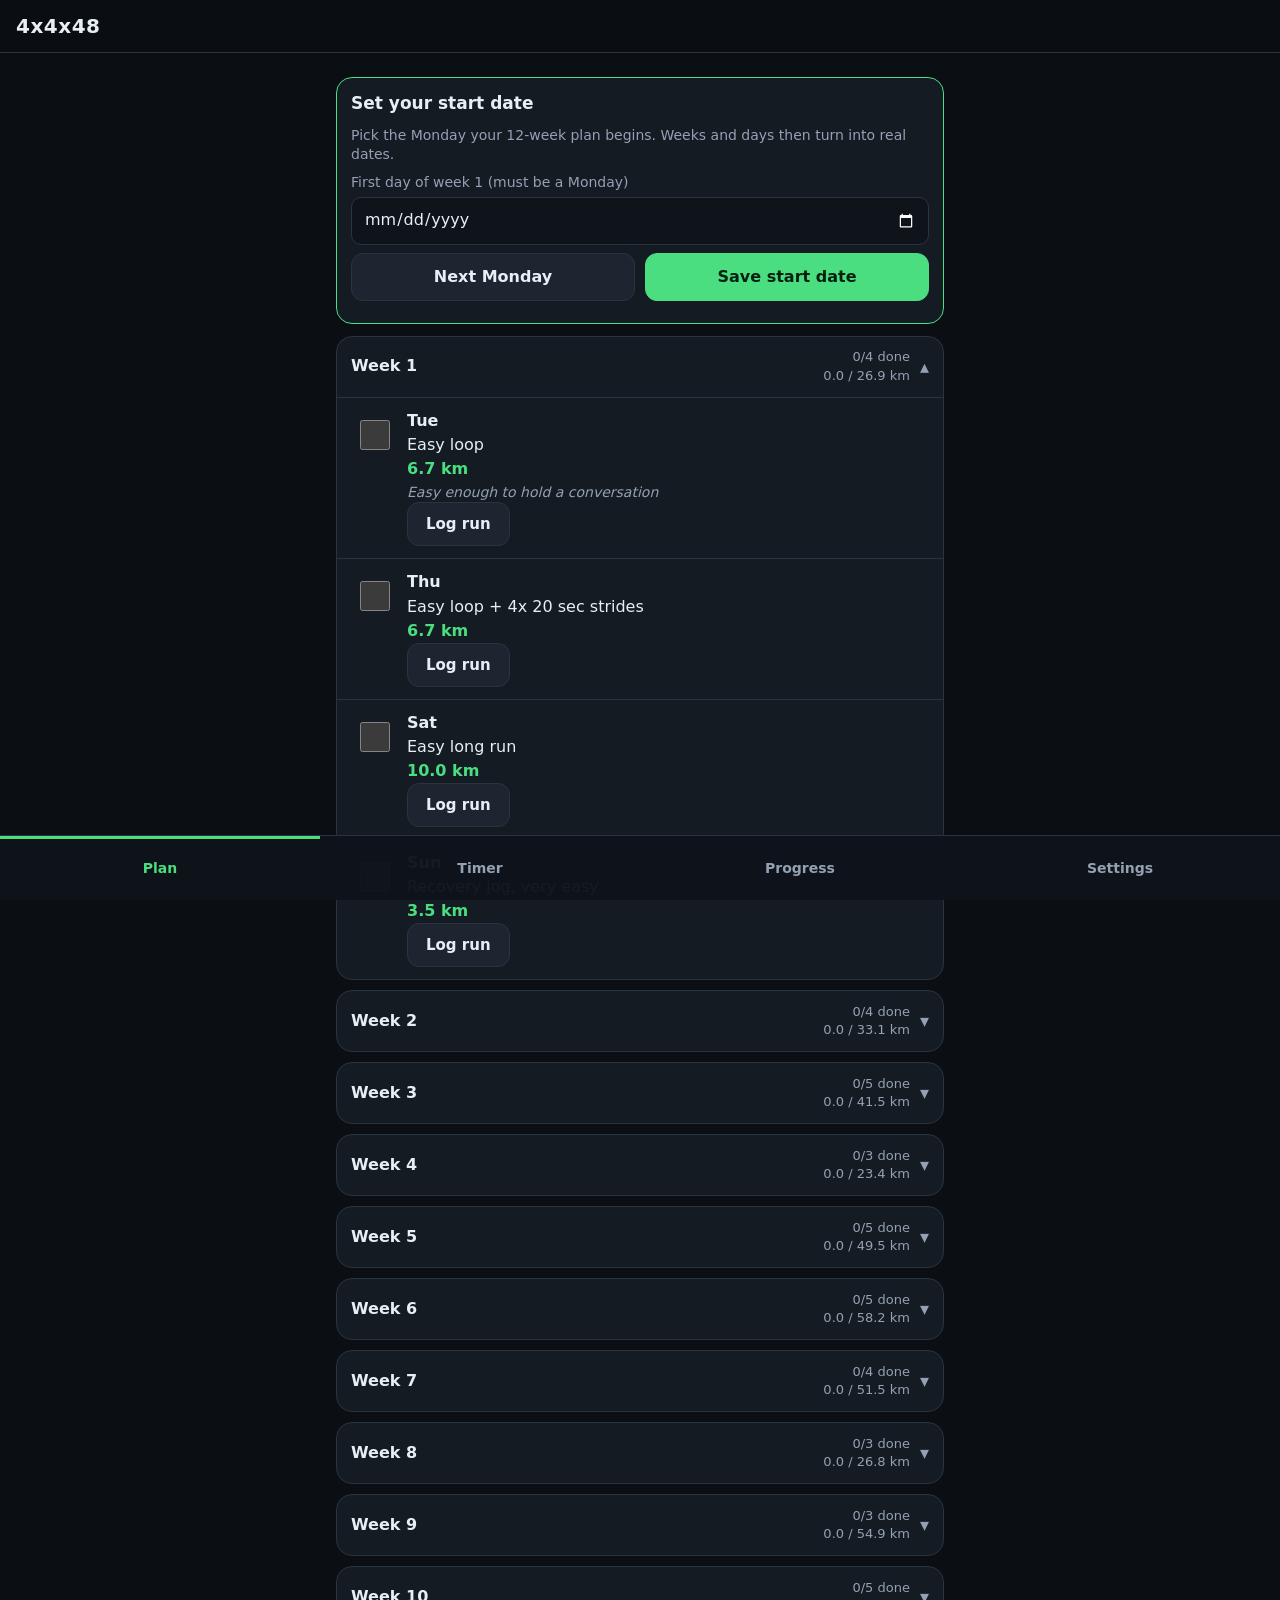
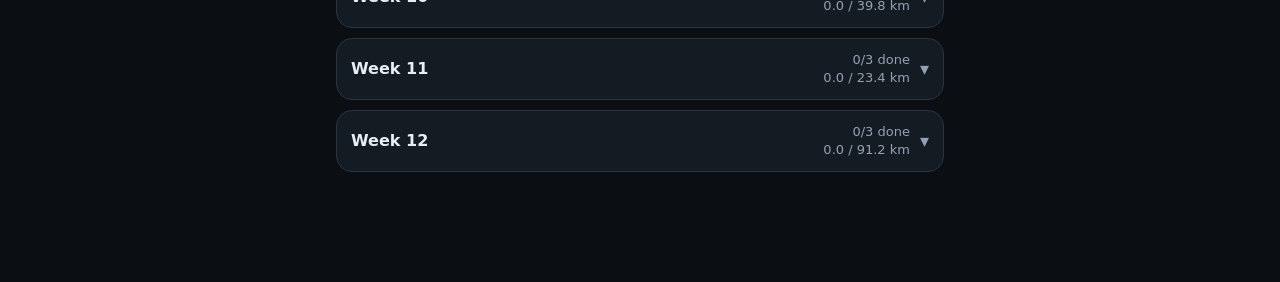
<file: 4x4x48/index.html>
<!doctype html>
<html lang="en">
<head>
<meta charset="utf-8">
<meta http-equiv="Content-Security-Policy" content="default-src 'none'; script-src 'self'; style-src 'self'; img-src 'self'; manifest-src 'self'; connect-src 'self'; base-uri 'none'; form-action 'none'">
<meta name="viewport" content="width=device-width, initial-scale=1, viewport-fit=cover">
<meta name="theme-color" content="#0b0f14">
<meta name="color-scheme" content="dark">
<meta name="referrer" content="no-referrer">
<meta name="apple-mobile-web-app-capable" content="yes">
<meta name="mobile-web-app-capable" content="yes">
<meta name="apple-mobile-web-app-status-bar-style" content="black-translucent">
<meta name="apple-mobile-web-app-title" content="4x4x48">
<title>4x4x48 Training</title>
<link rel="manifest" href="manifest.json">
<link rel="apple-touch-icon" href="icon-192.png">
<link rel="icon" type="image/png" href="icon-192.png">
<link rel="stylesheet" href="style.css">
<script src="app.js" defer></script>
</head>
<body>
<header class="top">
  <h1>4x4x48</h1>
  <div id="weekChip" class="chip"></div>
</header>
<div id="banner" class="banner" role="status" aria-live="polite" hidden></div>

<main>
  <!-- PLAN -->
  <section id="view-plan" class="view" aria-label="Schedule">
    <div id="today"></div>
    <div id="weeks"></div>
  </section>

  <!-- TIMER -->
  <section id="view-timer" class="view" aria-label="Loop timer" hidden>
    <div class="card">
      <div class="seg" role="radiogroup" aria-label="Timer mode">
        <button type="button" role="radio" data-mode="hourly">Every hour<small>backyard</small></button>
        <button type="button" role="radio" data-mode="four">Every 4 hours<small>4x4x48</small></button>
      </div>
      <p id="modeHint" class="hint" hidden>Stop the timer to change mode.</p>

      <div id="timerIdle">
        <label class="lbl">First loop starts at (optional)
          <input type="datetime-local" id="timerStartAt">
        </label>
        <p class="hint">Leave empty to start loop 1 right now.</p>
        <button type="button" id="timerStart" class="btn primary big">Start timer</button>
        <p id="timerErr" class="err" role="alert"></p>
      </div>

      <div id="timerRun" hidden>
        <div class="tstate"><span id="tState" class="badge"></span><span id="tLoop" class="tloop"></span></div>
        <div class="tlabel">Time in this loop</div>
        <div id="tElapsed" class="big">00:00</div>
        <div class="tlabel" id="tCountLabel">Next loop starts in</div>
        <div id="tCountdown" class="big2">00:00</div>
        <div id="tNextAt" class="hint"></div>
        <div id="tWarn" class="warn" role="alert" hidden></div>
        <button type="button" id="timerFinish" class="btn primary big">Finished loop</button>
        <div class="row">
          <button type="button" id="timerUndo" class="btn">Undo last loop</button>
          <button type="button" id="timerStop" class="btn danger">Stop &amp; clear</button>
        </div>
      </div>
    </div>
    <div class="card">
      <h2>Loop history</h2>
      <p id="loopSummary" class="hint"></p>
      <ol id="loopList" class="loops"></ol>
    </div>
  </section>

  <!-- PROGRESS -->
  <section id="view-progress" class="view" aria-label="Progress" hidden>
    <div id="progress"></div>
  </section>

  <!-- SETTINGS -->
  <section id="view-settings" class="view" aria-label="Settings" hidden>
    <div class="card">
      <h2>Start date</h2>
      <div id="startDateMount"></div>
    </div>

    <div class="card">
      <h2>Easy-pace target (min/km)</h2>
      <div class="row">
        <label class="lbl">From<input type="text" id="paceMin" autocomplete="off" placeholder="7:00" maxlength="5"></label>
        <label class="lbl">To<input type="text" id="paceMax" autocomplete="off" placeholder="7:30" maxlength="5"></label>
      </div>
      <button type="button" id="paceSave" class="btn primary">Save pace</button>
      <p id="paceMsg" class="err" role="alert"></p>
    </div>

    <div class="card">
      <h2>Alerts</h2>
      <label class="check"><input type="checkbox" id="optSound"> Sound before next loop</label>
      <label class="check"><input type="checkbox" id="optVibrate"> Vibration before next loop</label>
      <label class="check"><input type="checkbox" id="optWake"> Keep screen on while the timer runs</label>
      <button type="button" id="testAlert" class="btn">Test alert</button>
      <p class="hint">Alerts only fire while the app is open. iPhone Safari does not support vibration. Keep the app open (screen on) during real loop days.</p>
    </div>

    <div class="card">
      <h2>Backup</h2>
      <div class="row">
        <button type="button" id="exportBtn" class="btn">Export JSON</button>
        <button type="button" id="copyBtn" class="btn">Copy JSON</button>
      </div>
      <label class="lbl">Import from file
        <input type="file" id="importFile" accept=".json,application/json">
      </label>
      <label class="lbl">…or paste backup JSON
        <textarea id="importText" rows="4" spellcheck="false" autocomplete="off"></textarea>
      </label>
      <button type="button" id="importBtn" class="btn">Import pasted JSON</button>
      <p id="dataMsg" class="hint" role="status"></p>
    </div>

    <div class="card">
      <h2>Reset</h2>
      <button type="button" id="resetBtn" class="btn danger">Reset all data</button>
    </div>
    <p class="hint center">All data stays on this device (localStorage). Loop length: 6.706 km.</p>
  </section>
</main>

<nav class="tabs" aria-label="Main">
  <button type="button" data-view="plan">Plan</button>
  <button type="button" data-view="timer">Timer</button>
  <button type="button" data-view="progress">Progress</button>
  <button type="button" data-view="settings">Settings</button>
</nav>

<dialog id="confirmDlg" aria-labelledby="confirmMsg">
  <p id="confirmMsg"></p>
  <div class="row">
    <button type="button" id="confirmCancel" class="btn">Cancel</button>
    <button type="button" id="confirmOk" class="btn danger">OK</button>
  </div>
</dialog>
</body>
</html>
</file>
<file: 4x4x48/style.css>
:root {
  --bg: #0b0f14; --card: #151b23; --card2: #1d2630; --line: #2a3441;
  --text: #e8eef5; --muted: #93a1b3; --acc: #4ade80; --acc-ink: #04210f;
  --warn: #fbbf24; --bad: #f87171; --r: 16px;
  color-scheme: dark;
}
* { box-sizing: border-box; -webkit-tap-highlight-color: transparent; }
[hidden] { display: none !important; }
html { -webkit-text-size-adjust: 100%; }
body {
  margin: 0; background: var(--bg); color: var(--text);
  font: 16px/1.4 system-ui, -apple-system, "Segoe UI", Roboto, sans-serif;
  padding-top: env(safe-area-inset-top);
}
h1, h2 { margin: 0; }
h2 { font-size: 17px; margin-bottom: 10px; }

.top {
  position: sticky; top: 0; z-index: 5; display: flex; justify-content: space-between; align-items: center;
  padding: 12px 16px; background: rgba(11, 15, 20, .94); border-bottom: 1px solid var(--line);
}
.top h1 { font-size: 20px; letter-spacing: .5px; }
.chip { font-size: 13px; color: var(--acc); border: 1px solid var(--acc); border-radius: 999px; padding: 4px 12px; }
.chip:empty { display: none; }

main { max-width: 640px; margin: 0 auto; padding: 12px 16px calc(100px + env(safe-area-inset-bottom)); }

.banner {
  position: sticky; top: 56px; z-index: 6; margin: 8px 16px 0; padding: 14px 16px; border-radius: 12px;
  font-weight: 700; background: var(--warn); color: #231a00; cursor: pointer;
}
.banner.alert { background: var(--acc); color: var(--acc-ink); }

.card { background: var(--card); border: 1px solid var(--line); border-radius: var(--r); padding: 14px; margin: 12px 0; }
.today-card { border-color: var(--acc); }
.hint { color: var(--muted); font-size: 14px; margin: 8px 0; }
.center { text-align: center; }
.err { color: var(--bad); font-size: 14px; min-height: 1em; margin: 8px 0 0; }
.err:empty { margin: 0; min-height: 0; }

.btn {
  min-height: 48px; padding: 0 18px; border-radius: 12px; border: 1px solid var(--line);
  background: var(--card2); color: var(--text); font-family: inherit; font-weight: 600; font-size: 16px; cursor: pointer;
}
.btn:active { filter: brightness(1.2); }
.btn:disabled { opacity: .4; cursor: not-allowed; }
.btn.primary { background: var(--acc); color: var(--acc-ink); border-color: var(--acc); }
.btn.danger { color: var(--bad); border-color: var(--bad); background: transparent; }
.btn.big { width: 100%; min-height: 68px; font-size: 22px; margin: 12px 0; }
.btn.small { min-height: 44px; font-size: 15px; }
.row { display: flex; gap: 10px; flex-wrap: wrap; align-items: flex-end; margin: 8px 0; }
.row > * { flex: 1 1 120px; }

.lbl { display: block; font-size: 14px; color: var(--muted); margin: 8px 0; }
input[type=text], input[type=date], input[type=datetime-local], textarea, input[type=file] {
  display: block; width: 100%; min-height: 48px; margin-top: 4px; padding: 10px 12px; font: inherit; font-size: 16px;
  color: var(--text); background: #0f141b; border: 1px solid var(--line); border-radius: 10px;
}
textarea { font-family: ui-monospace, Menlo, monospace; font-size: 13px; }
.check { display: flex; align-items: center; gap: 12px; min-height: 48px; font-size: 16px; }
.check input { width: 26px; height: 26px; accent-color: var(--acc); }

/* Weeks */
details.week { background: var(--card); border: 1px solid var(--line); border-radius: var(--r); margin: 10px 0; overflow: hidden; }
details.week.current { border-color: var(--acc); box-shadow: 0 0 0 1px var(--acc); }
details.week summary {
  list-style: none; min-height: 60px; padding: 10px 14px; display: flex; justify-content: space-between;
  align-items: center; gap: 10px; cursor: pointer;
}
details.week summary::-webkit-details-marker { display: none; }
details.week summary::after { content: "▾"; color: var(--muted); font-size: 18px; }
details.week[open] summary::after { content: "▴"; }
.wtitle { font-weight: 700; }
.wsub { color: var(--muted); font-size: 13px; }
.wright { margin-left: auto; text-align: right; font-size: 13px; color: var(--muted); font-variant-numeric: tabular-nums; }
.badge { display: inline-block; font-size: 12px; font-weight: 700; padding: 2px 8px; border-radius: 999px; background: var(--acc); color: var(--acc-ink); margin-left: 6px; }
.badge.rest { background: var(--warn); }

.sess { display: grid; grid-template-columns: 48px 1fr; gap: 8px; padding: 12px 14px; border-top: 1px solid var(--line); }
.today-card .sess { border-top: 0; padding: 8px 0; }
.sess.today { background: rgba(74, 222, 128, .07); }
.chk { display: flex; align-items: flex-start; justify-content: center; width: 48px; height: 48px; padding-top: 10px; }
.chk input { width: 30px; height: 30px; accent-color: var(--acc); margin: 0; }
.when { font-weight: 700; }
.stitle { margin: 2px 0; }
.sess.done .stitle { color: var(--muted); }
.meta { color: var(--acc); font-weight: 600; font-variant-numeric: tabular-nums; }
.note { color: var(--muted); font-style: italic; font-size: 14px; margin-top: 2px; }
.result { margin: 6px 0; font-size: 14px; font-variant-numeric: tabular-nums; }
.result.fast { color: var(--acc); }
.result.slow { color: var(--warn); }
.logform { margin-top: 8px; padding: 10px; background: var(--card2); border-radius: 12px; }

/* Timer */
.seg { display: grid; grid-template-columns: 1fr 1fr; gap: 8px; }
.seg button {
  min-height: 56px; border-radius: 12px; border: 1px solid var(--line); background: var(--card2);
  color: var(--text); font-family: inherit; font-weight: 700; font-size: 16px; line-height: 1.2; cursor: pointer;
}
.seg button small { display: block; font-weight: 400; font-size: 12px; opacity: .8; }
.seg button.on { background: var(--acc); color: var(--acc-ink); border-color: var(--acc); }
.seg button:disabled { opacity: .5; }
.tstate { display: flex; align-items: center; gap: 10px; margin-top: 14px; }
.tloop { font-size: 22px; font-weight: 700; }
.tlabel { color: var(--muted); font-size: 13px; margin-top: 12px; text-transform: uppercase; letter-spacing: .08em; }
.big { font-size: clamp(52px, 19vw, 88px); font-weight: 800; line-height: 1.05; font-variant-numeric: tabular-nums; }
.big2 { font-size: clamp(36px, 13vw, 60px); font-weight: 700; line-height: 1.1; font-variant-numeric: tabular-nums; color: var(--acc); }
.big2.late { color: var(--bad); }
.warn { margin: 10px 0; padding: 12px; border-radius: 12px; background: rgba(251, 191, 36, .15); border: 1px solid var(--warn); color: var(--warn); font-weight: 700; }
.loops { list-style: none; margin: 0; padding: 0; }
.loops li { display: grid; grid-template-columns: 1fr auto auto; gap: 12px; padding: 10px 0; border-top: 1px solid var(--line); font-variant-numeric: tabular-nums; }
.loops li .w { color: var(--warn); font-size: 13px; grid-column: 1 / -1; }

/* Progress */
.stats { display: grid; grid-template-columns: 1fr 1fr; gap: 10px; }
.stat { background: var(--card2); border-radius: 12px; padding: 12px; }
.stat b { display: block; font-size: 26px; font-variant-numeric: tabular-nums; }
.stat span { color: var(--muted); font-size: 13px; }
svg.chart { width: 100%; height: auto; display: block; }
.chart .track { fill: #2a3441; }
.chart .fill { fill: var(--acc); }
.chart .lbl { fill: var(--muted); font-size: 11px; font-family: inherit; }
.chart .lbl.cur { fill: var(--acc); font-weight: 700; }
.legend { display: flex; gap: 16px; font-size: 13px; color: var(--muted); margin-top: 8px; }
.sw { display: inline-block; width: 12px; height: 12px; border-radius: 3px; margin-right: 6px; vertical-align: -1px; background: #2a3441; }
.sw.d { background: var(--acc); }

/* Tabs */
.tabs {
  position: fixed; left: 0; right: 0; bottom: 0; z-index: 10; display: grid; grid-template-columns: repeat(4, 1fr);
  background: rgba(15, 20, 27, .97); border-top: 1px solid var(--line); padding-bottom: env(safe-area-inset-bottom);
}
.tabs button {
  min-height: 64px; border: 0; background: transparent; color: var(--muted); font-family: inherit; font-weight: 600; font-size: 14px; cursor: pointer;
}
.tabs button[aria-current=page] { color: var(--acc); box-shadow: inset 0 3px 0 var(--acc); }

dialog { border: 1px solid var(--line); border-radius: var(--r); background: var(--card); color: var(--text); max-width: 90vw; width: 420px; padding: 18px; }
dialog::backdrop { background: rgba(0, 0, 0, .7); }
dialog p { margin: 0 0 12px; font-size: 17px; }
</file>
